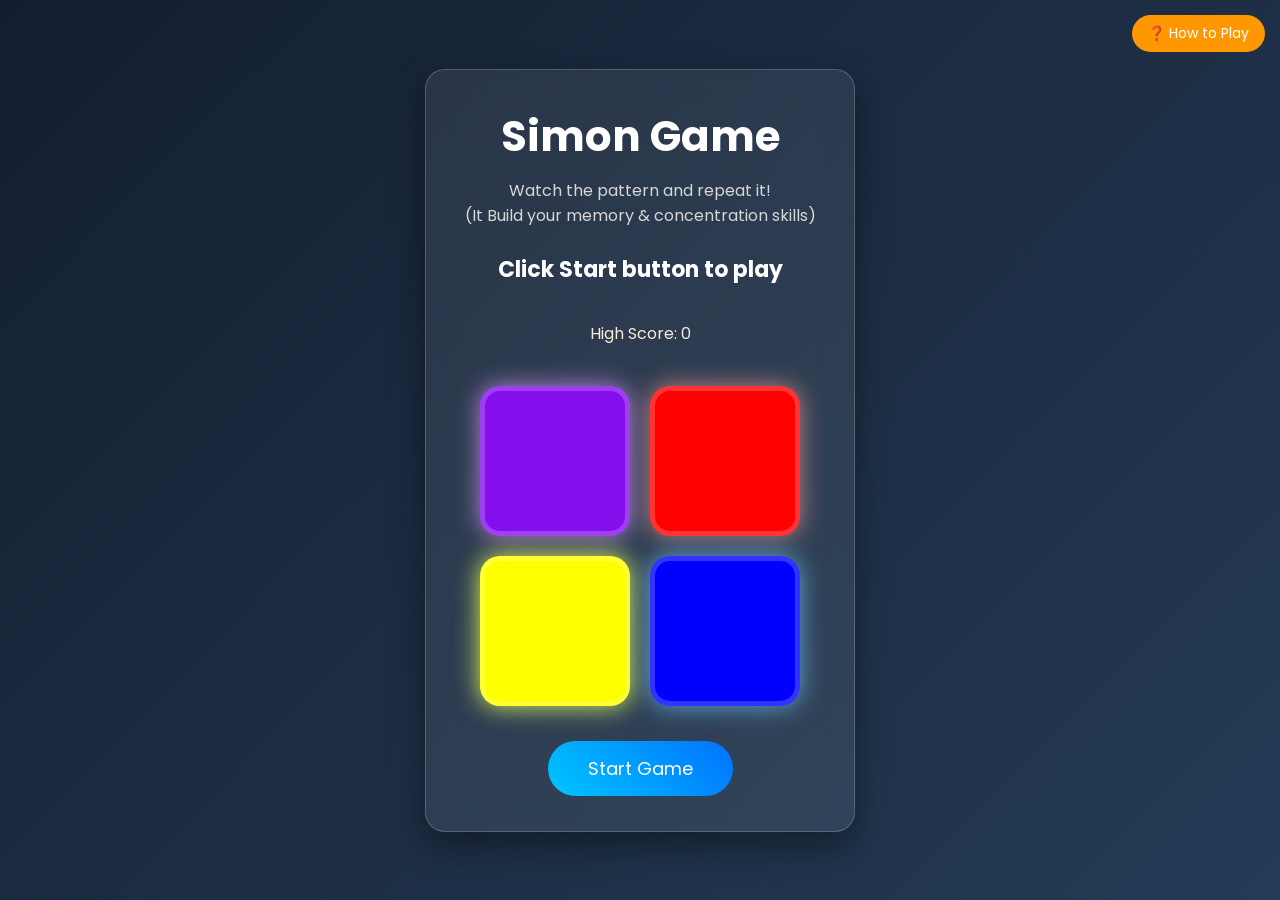
<file: index.html>
<!DOCTYPE html>
<html lang="en">
<head>
    <meta charset="UTF-8">
    <meta name="viewport" content="width=device-width, initial-scale=1.0">
    <title>Simon Game</title>
    <link rel="stylesheet" href="index.css">
</head>
<body>  
    
    <button class="how-btn">❓ How to Play</button>

<div id="rules" class="rules-box">
    <h3>🎮 How to Play</h3>

    <p>1️⃣ Press the <b>Start</b> button to begin.</p>

    <p>2️⃣ Watch the flashing color carefully.</p>

    <p>3️⃣ Click the buttons in the <b>same order</b>.</p>

    <p>4️⃣ Each level adds <b>one new color</b>.</p>

    <p>5️⃣ If you click the wrong button, the game is over.</p>

    <p>6️⃣ Try to reach the highest score!</p>
</div>
    <div class="container">
      
        <h1>Simon Game</h1>

        <p class="subtitle">
            Watch the pattern and repeat it!<br>
           (It Build your memory & concentration skills)
        </p>

        <h2 id="level-title">Click Start button to play</h2>
        <p id="high-score">High Score: 0</p>

        <div class="game-board">

            <div class="btn purple" id="purple"></div>
            <div class="btn red" id="red"></div>

            <div class="btn yellow" id="yellow"></div>
            <div class="btn blue" id="blue"></div>

        </div>

        <button class="start-btn">Start Game</button>
       

    </div>
    
       
<script src="app.js"></script>
</body>
</html>
</file>
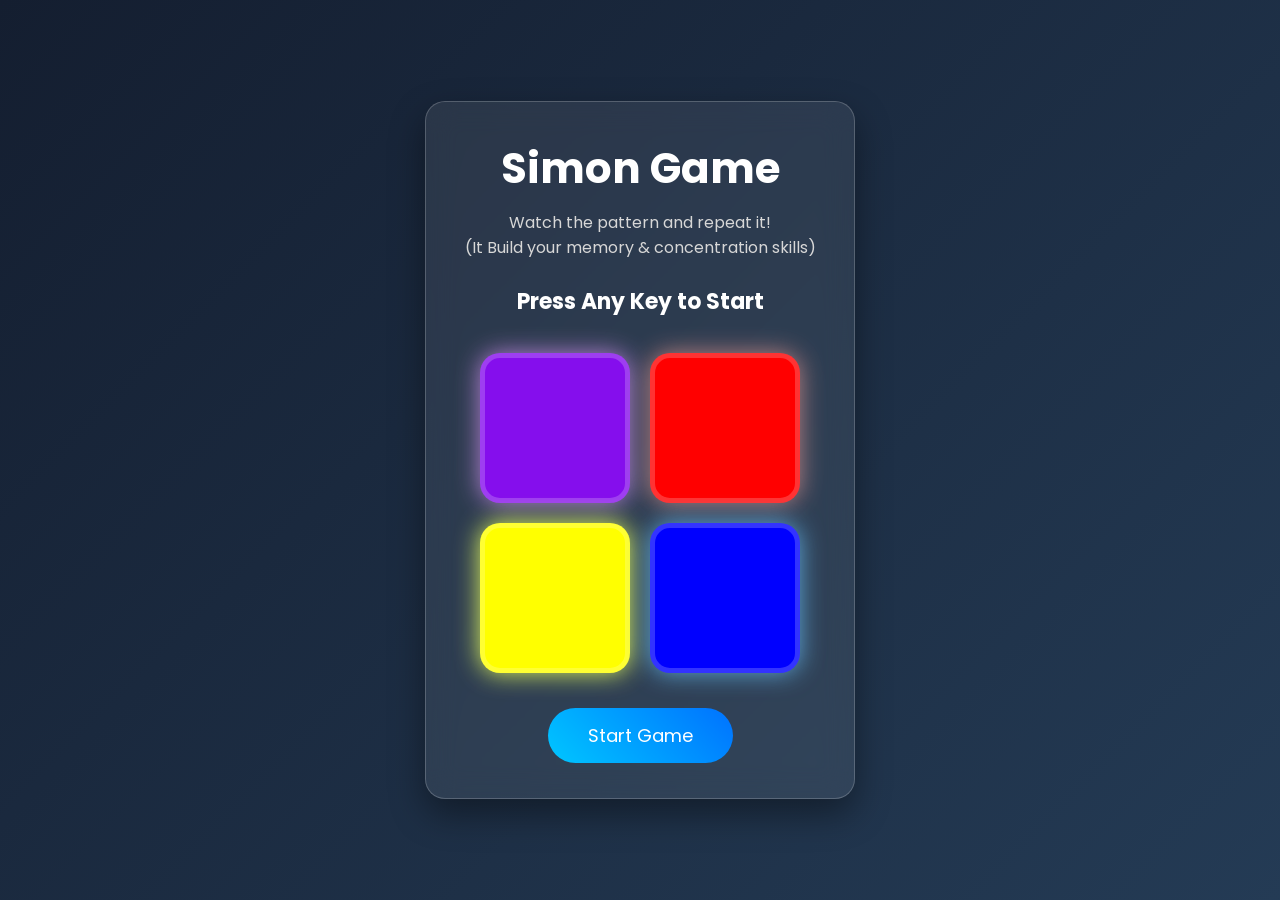
<file: app.html>
<!DOCTYPE html>
<html lang="en">
<head>
    <meta charset="UTF-8">
    <meta name="viewport" content="width=device-width, initial-scale=1.0">
    <title>Simon Game</title>
    <link rel="stylesheet" href="index.css">
</head>
<body>

    <div class="container">

        <h1>Simon Game</h1>

        <p class="subtitle">
            Watch the pattern and repeat it!<br>
           (It Build your memory & concentration skills)
        </p>

        <h2 id="level-title">Press Any Key to Start</h2>

        <div class="game-board">

            <div class="btn purple" id="purple"></div>
            <div class="btn red" id="red"></div>

            <div class="btn yellow" id="yellow"></div>
            <div class="btn blue" id="blue"></div>

        </div>

        <button class="start-btn">Start Game</button>

    </div>
<script src="app.js"></script>
</body>
</html>
</file>
<file: index.css>
/* Google Font */
@import url('https://fonts.googleapis.com/css2?family=Poppins:wght@300;400;600;700&display=swap');

*{
    margin:0;
    padding:0;
    box-sizing:border-box;
    font-family:'Poppins',sans-serif;
}

body{
    height:100vh;
    display:flex;
    justify-content:center;
    align-items:center;
    background:linear-gradient(135deg,#141E30,#243B55);
}

.container{

    width:430px;
    text-align:center;

    background:rgba(255,255,255,.08);
    backdrop-filter:blur(15px);

    border:1px solid rgba(255,255,255,.2);

    border-radius:20px;

    padding:35px;

    box-shadow:
    0 15px 35px rgba(0,0,0,.4);

}

h1{

    color:#fff;
    font-size:42px;
    font-weight:700;
    margin-bottom:10px;
}

.subtitle{

    color:#d7d7d7;
    margin-bottom:25px;
}

#level-title{

    color:white;
    margin-bottom:35px;
    font-size:22px;
}

.game-board{

    display:grid;
    grid-template-columns:repeat(2,150px);
    grid-template-rows:repeat(2,150px);
    gap:20px;

    justify-content:center;
}

.btn{

    width:150px;
    height:150px;

    border-radius:20px;

    cursor:pointer;

    transition:.2s;

    border:5px solid rgba(255,255,255,.2);
}

/* Hover Effect */

.btn:hover{

    transform:scale(1.05);
    /* background-color: #2dc204; */
    border-color: #5f7398;
    box-shadow: 0 0 20px #2dc204;

}

.purple{

    background:rgb(133, 14, 237);

    box-shadow:
    0 0 25px #b582d5;
}

.red{

    background:red;

    box-shadow:
    0 0 25px #bd8282;
}

.yellow{

    background:yellow;

    box-shadow:
    0 0 25px #e0f75c;
}

.blue{

    background:blue;

    box-shadow:
    0 0 25px #5ca7d9;
}
.how-btn{
    position:absolute;
    top:15px;
    right:15px;

    padding:8px 16px;

    border:none;
    border-radius:20px;

    background:#ff9800;
    color:white;

    cursor:pointer;
    font-size:14px;

    transition:.3s;
}

.how-btn:hover{
    background:#f57c00;
}

.rules-box{

    display:none;

    position:absolute;

    top:60px;
    right:15px;

    width:280px;

    padding:20px;

    border-radius:15px;

    background:rgba(0,0,0,.9);

    color:white;

    text-align:left;

    box-shadow:0 10px 25px rgba(0,0,0,.5);

    z-index:100;
}

.rules-box h3{
    margin-bottom:12px;
    text-align:center;
    color:#00c6ff;
}

.rules-box p{
    margin:8px 0;
    font-size:14px;
}
@keyframes fade{
    from{
        opacity:0;
        transform:translateY(-10px);
    }
    to{
        opacity:1;
        transform:translateY(0);
    }
}
#high-score  {
     padding-bottom: 40px;
    color:antiquewhite;
    text-decoration: double;


}
#high-score p{
    font-weight: 300;
}


/* Start Button */

.start-btn{

    margin-top:35px;

    padding:14px 40px;

    font-size:18px;

    border:none;

    border-radius:40px;

    color:white;

    background:linear-gradient(45deg,#00c6ff,#0072ff);

    cursor:pointer;

    transition:.3s;
}

.start-btn:hover{

    transform:translateY(-3px);

    box-shadow:
    0 10px 25px rgba(0, 0, 0, 0.5);
}

.start-btn:active{

    transform:scale(.95);
}

/* Flash Effect */
.flash {
     background-color: rgb(214, 214, 214) !important; */
     box-shadow: 0 0 50px white !important; */
    transform: scale(1.1);
    transition: 0.2s;
}

/* Responsive */

@media(max-width:600px){

.container{

    width:95%;
    padding:25px;
    padding-top:70px; 

}

.game-board{

    grid-template-columns:repeat(2,120px);
    grid-template-rows:repeat(2,120px);
}

.btn{

    width:120px;
    height:120px;
}

h1{

    font-size:34px;
}

#level-title{

    font-size:18px;
}
.how-btn{
        top:5px;
        right:10px;
        font-size:px;
        padding:15px 12px;
    }

    .rules-box{
        position: fixed;

        top:50%;
        left:50%;

        transform:translate(-50%,-50%);

        width:90%;
        max-width:320px;

        max-height:70vh;
        overflow-y:auto;

        padding:20px;

        background:rgba(20,20,20,.95);

        border-radius:15px;

        z-index:1000;
    }


    .rules-box h3{
        font-size:18px;
    }

    .rules-box p{
        font-size:13px;
        line-height:1.5;
    }

}
</file>
